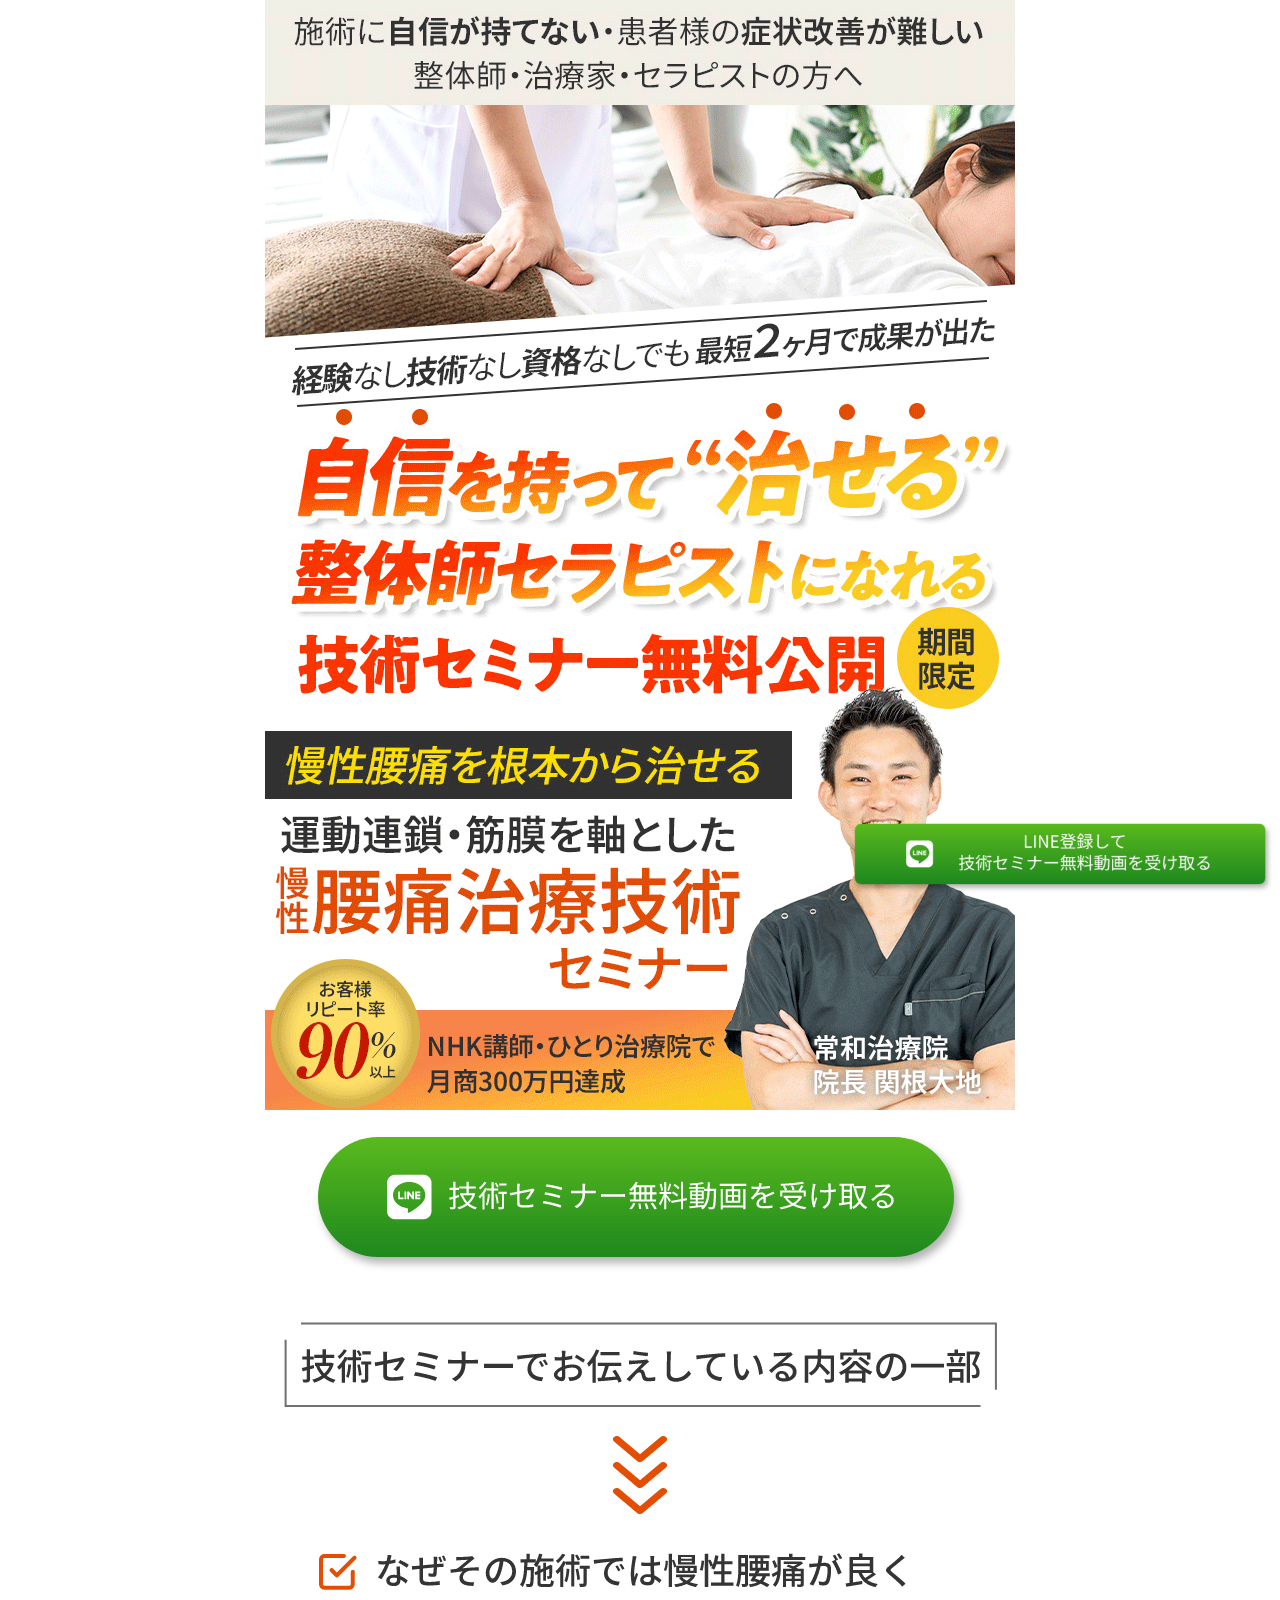
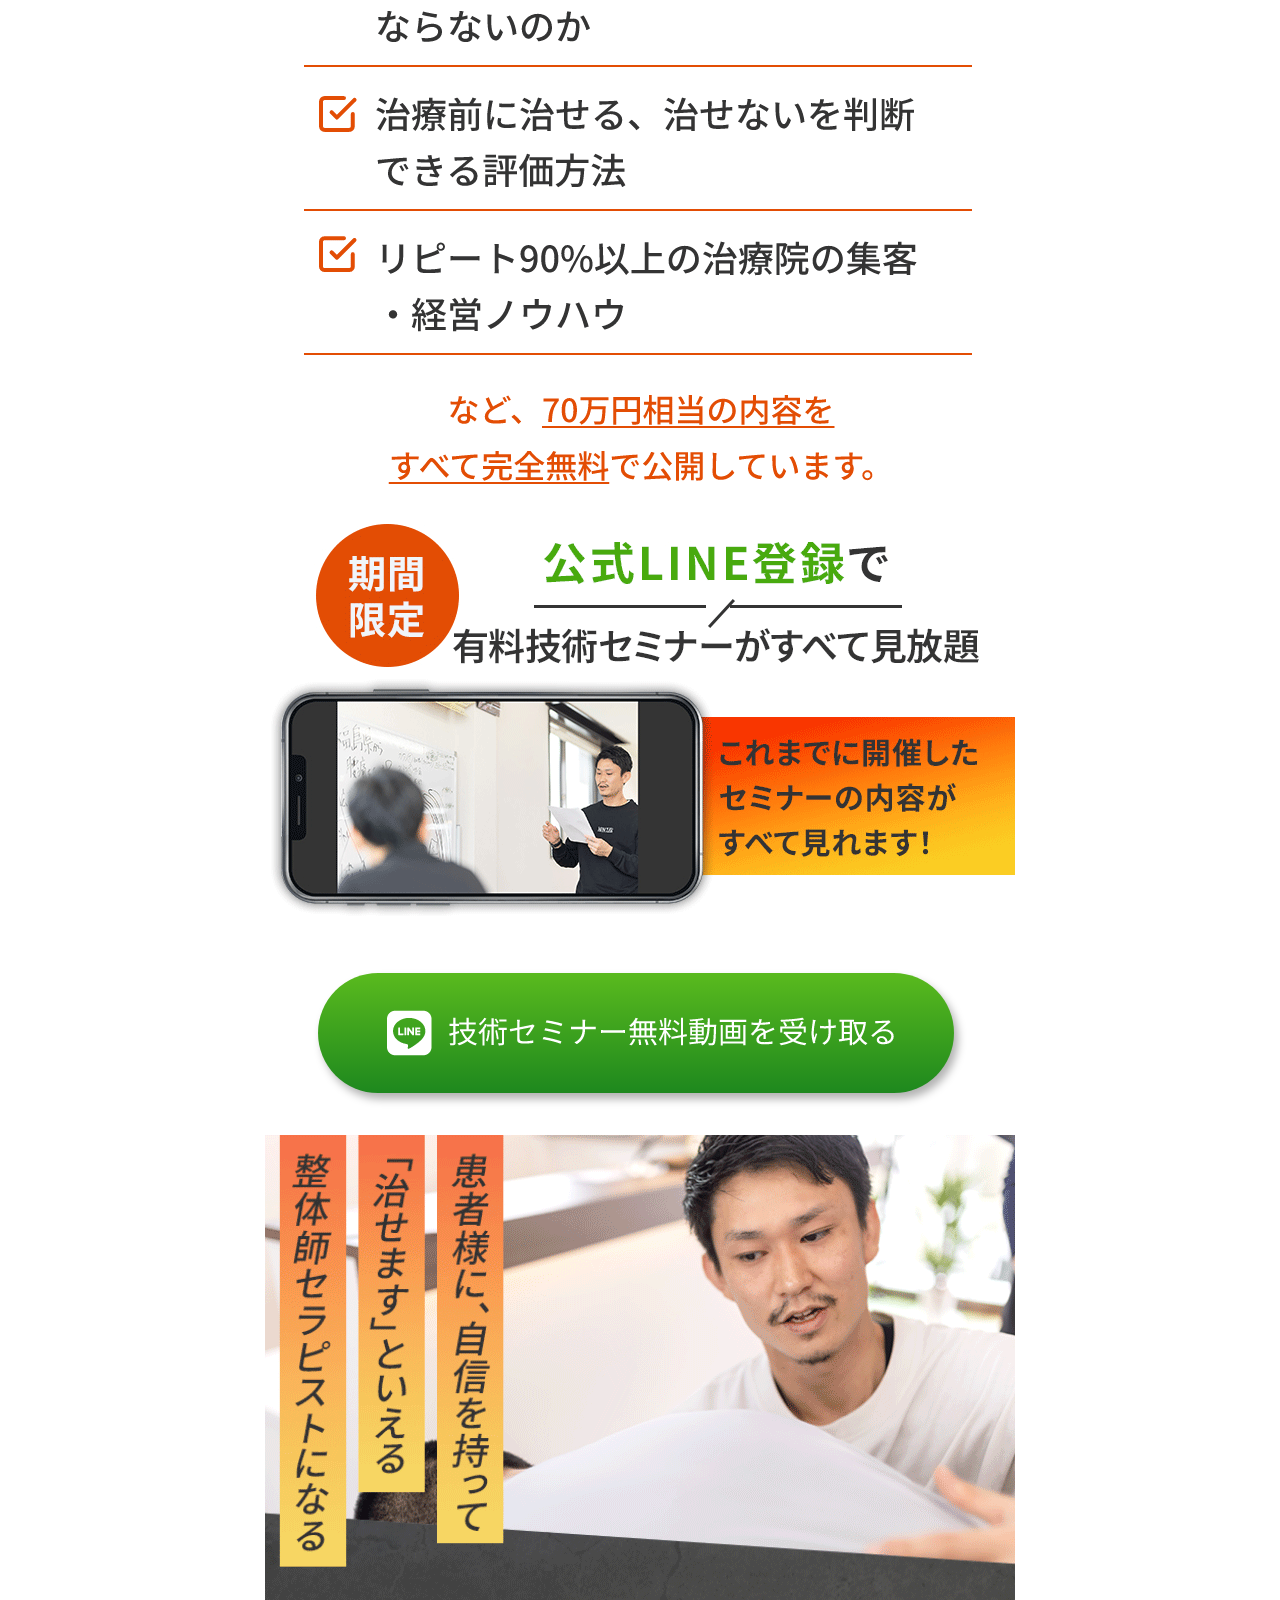
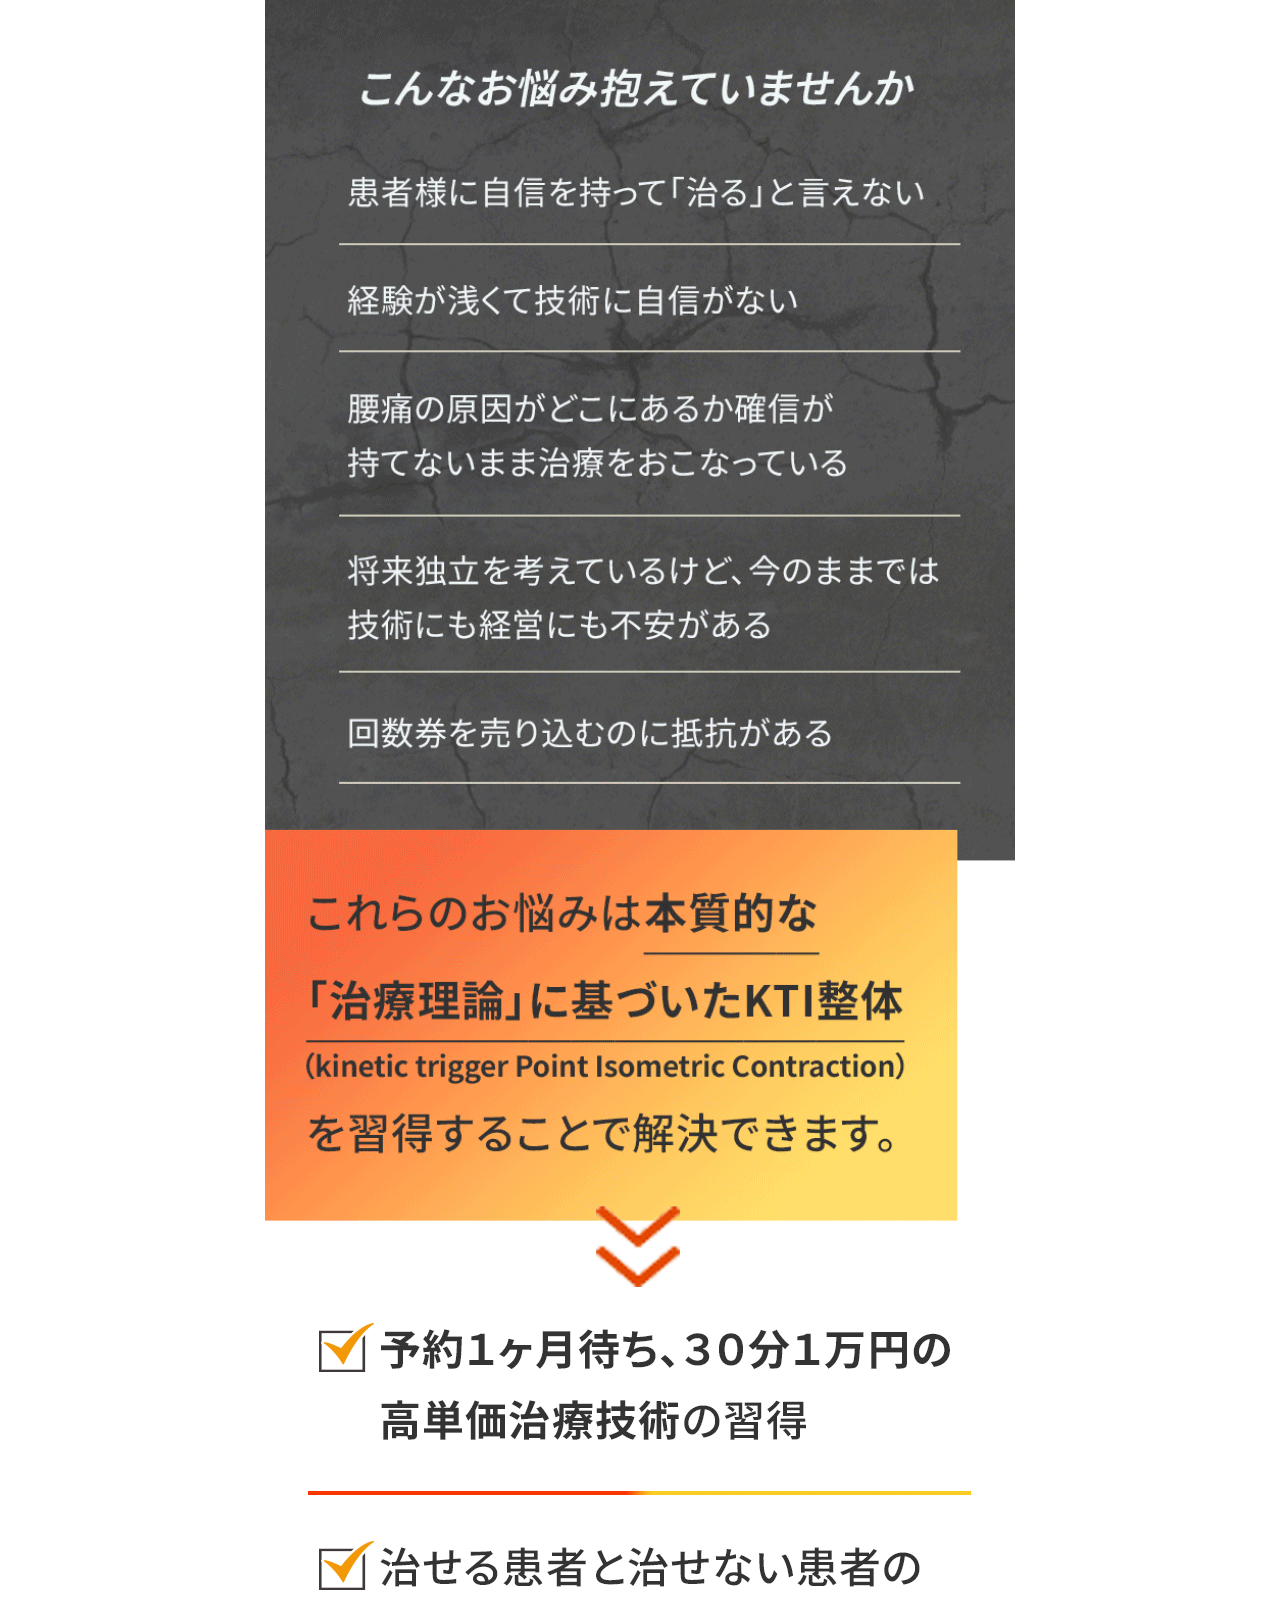
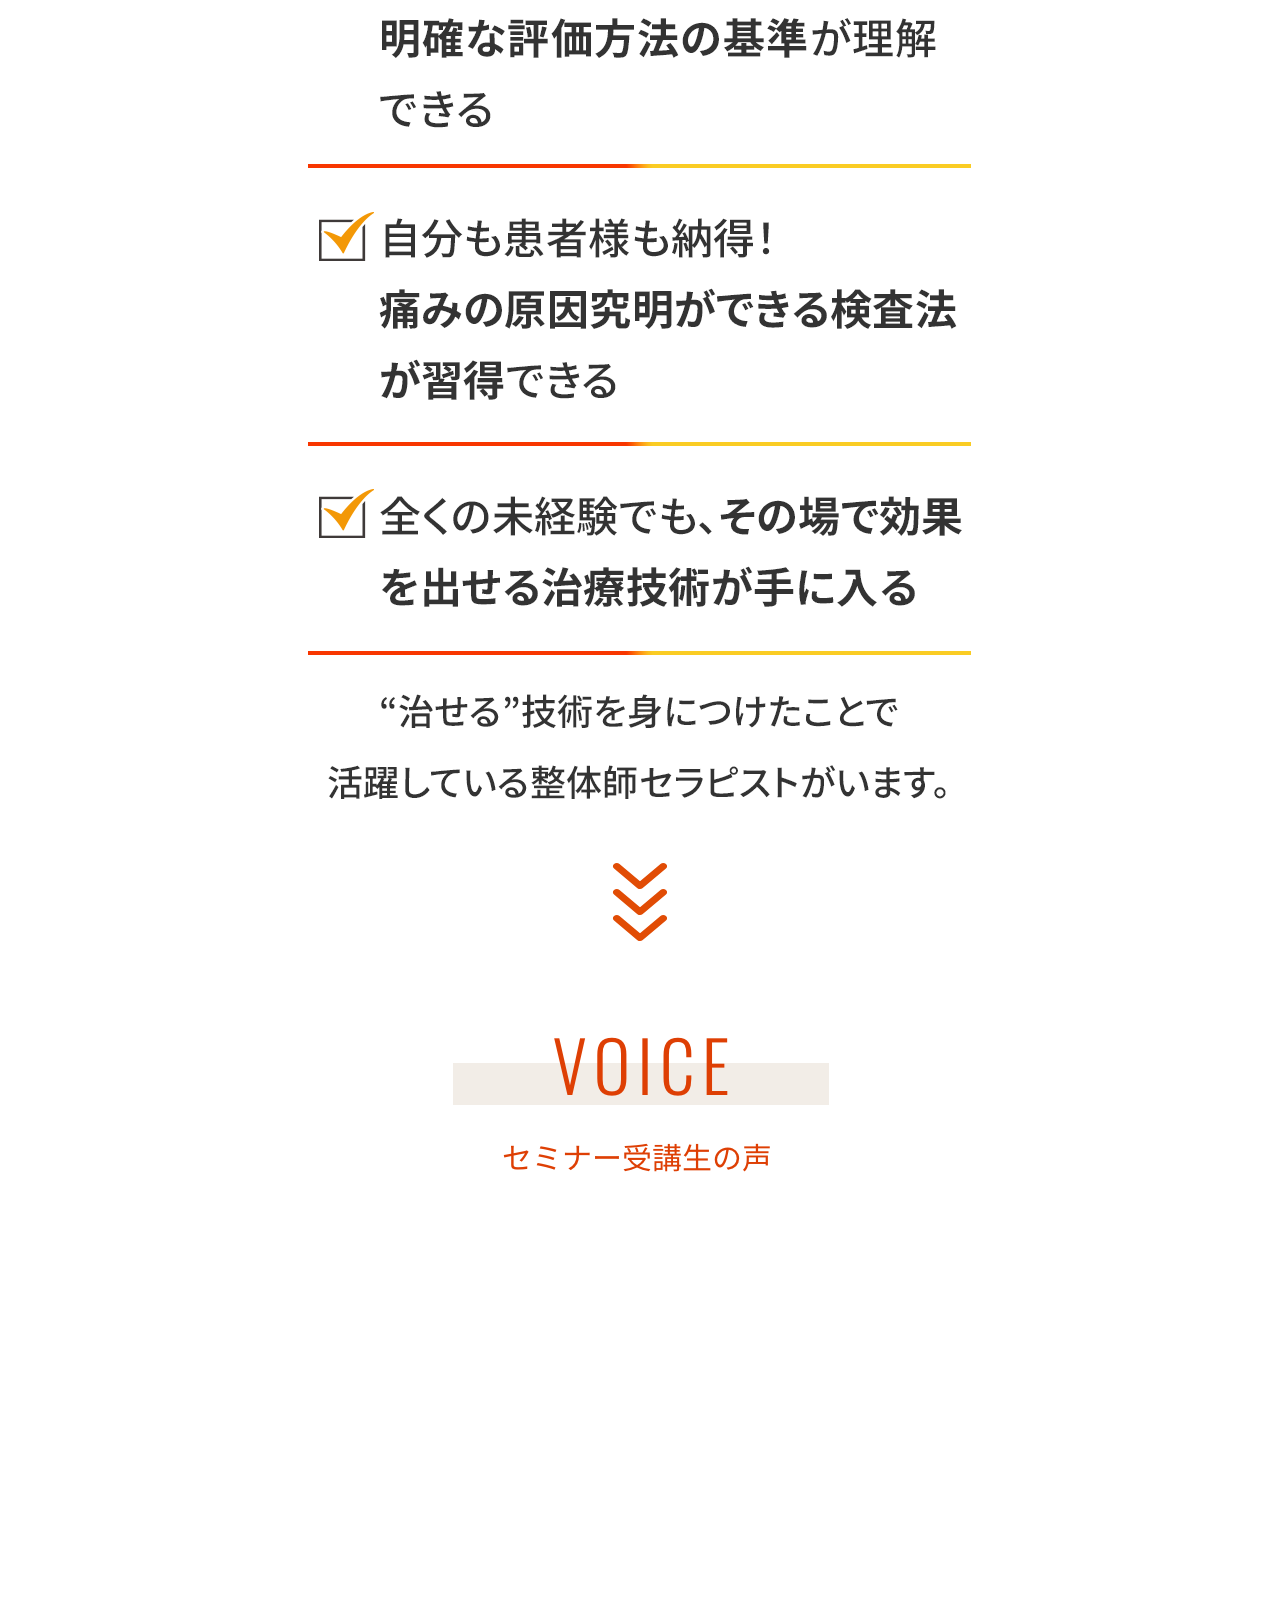
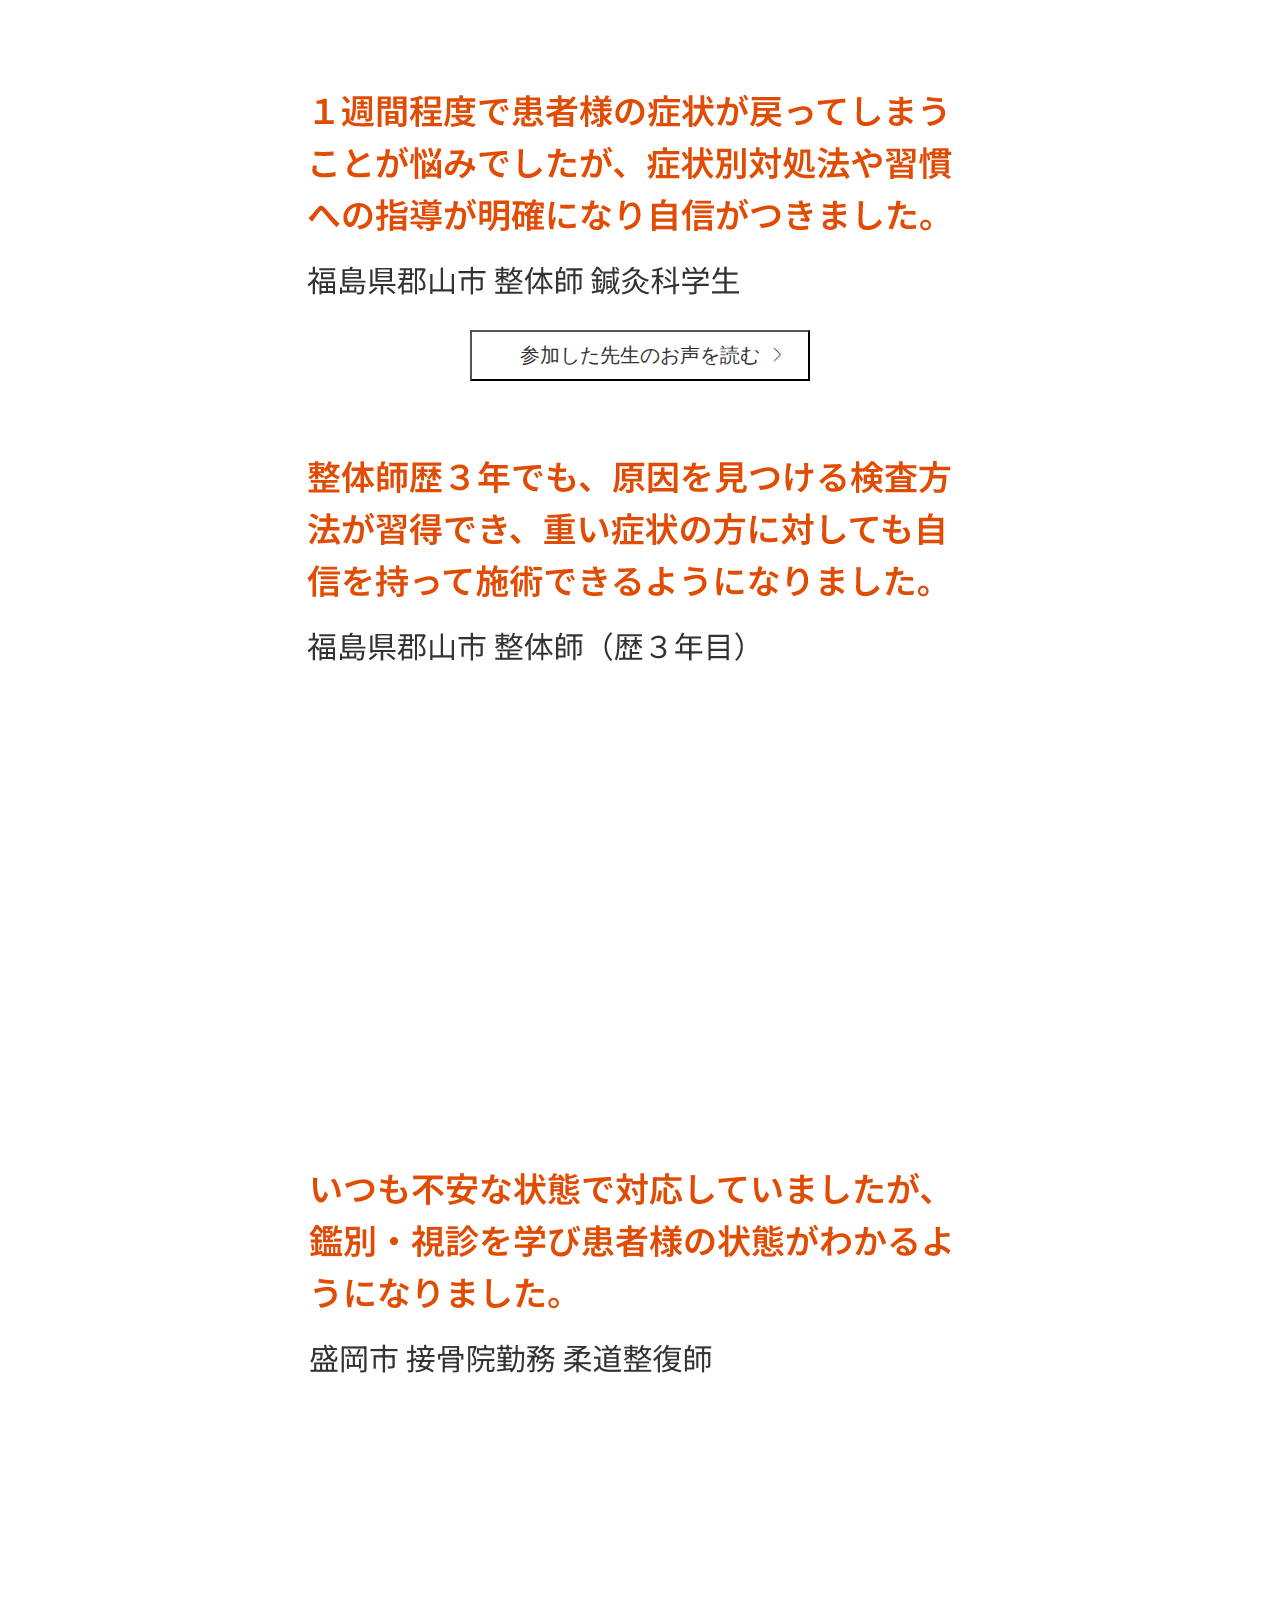
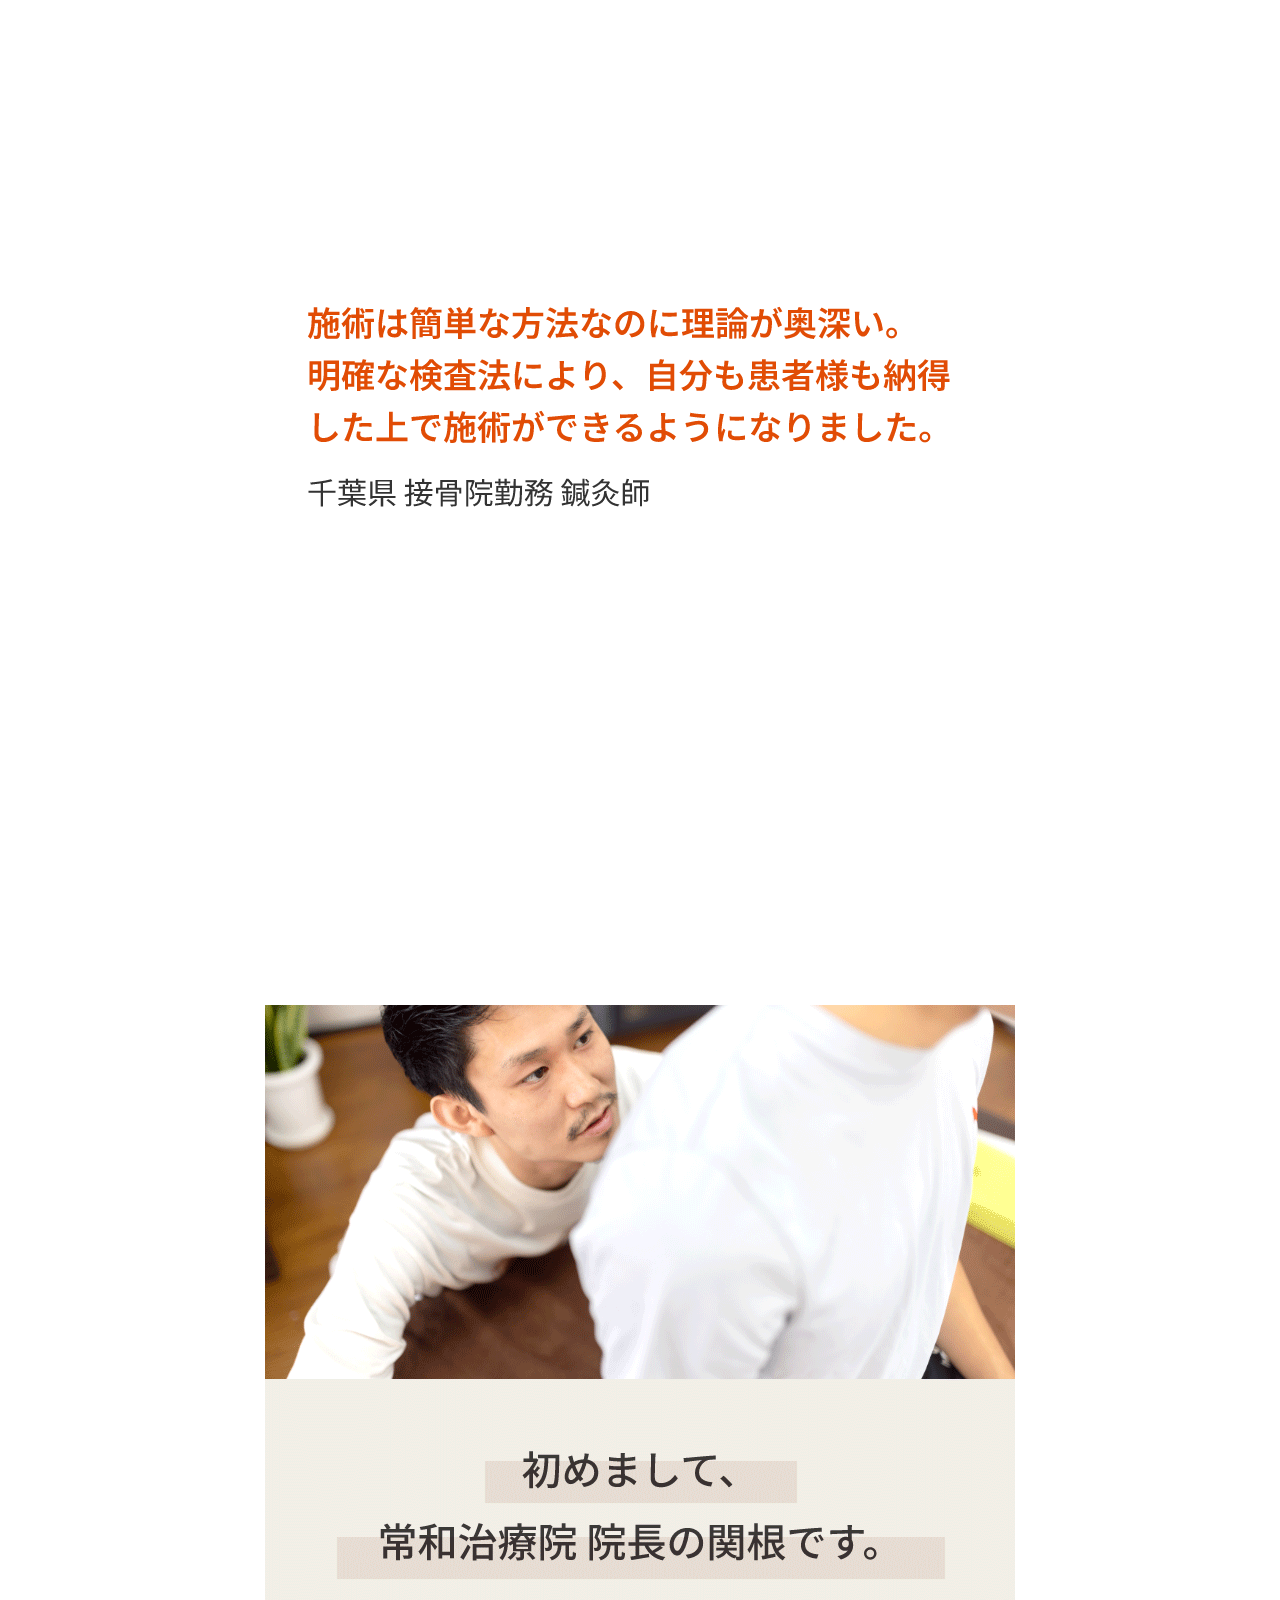
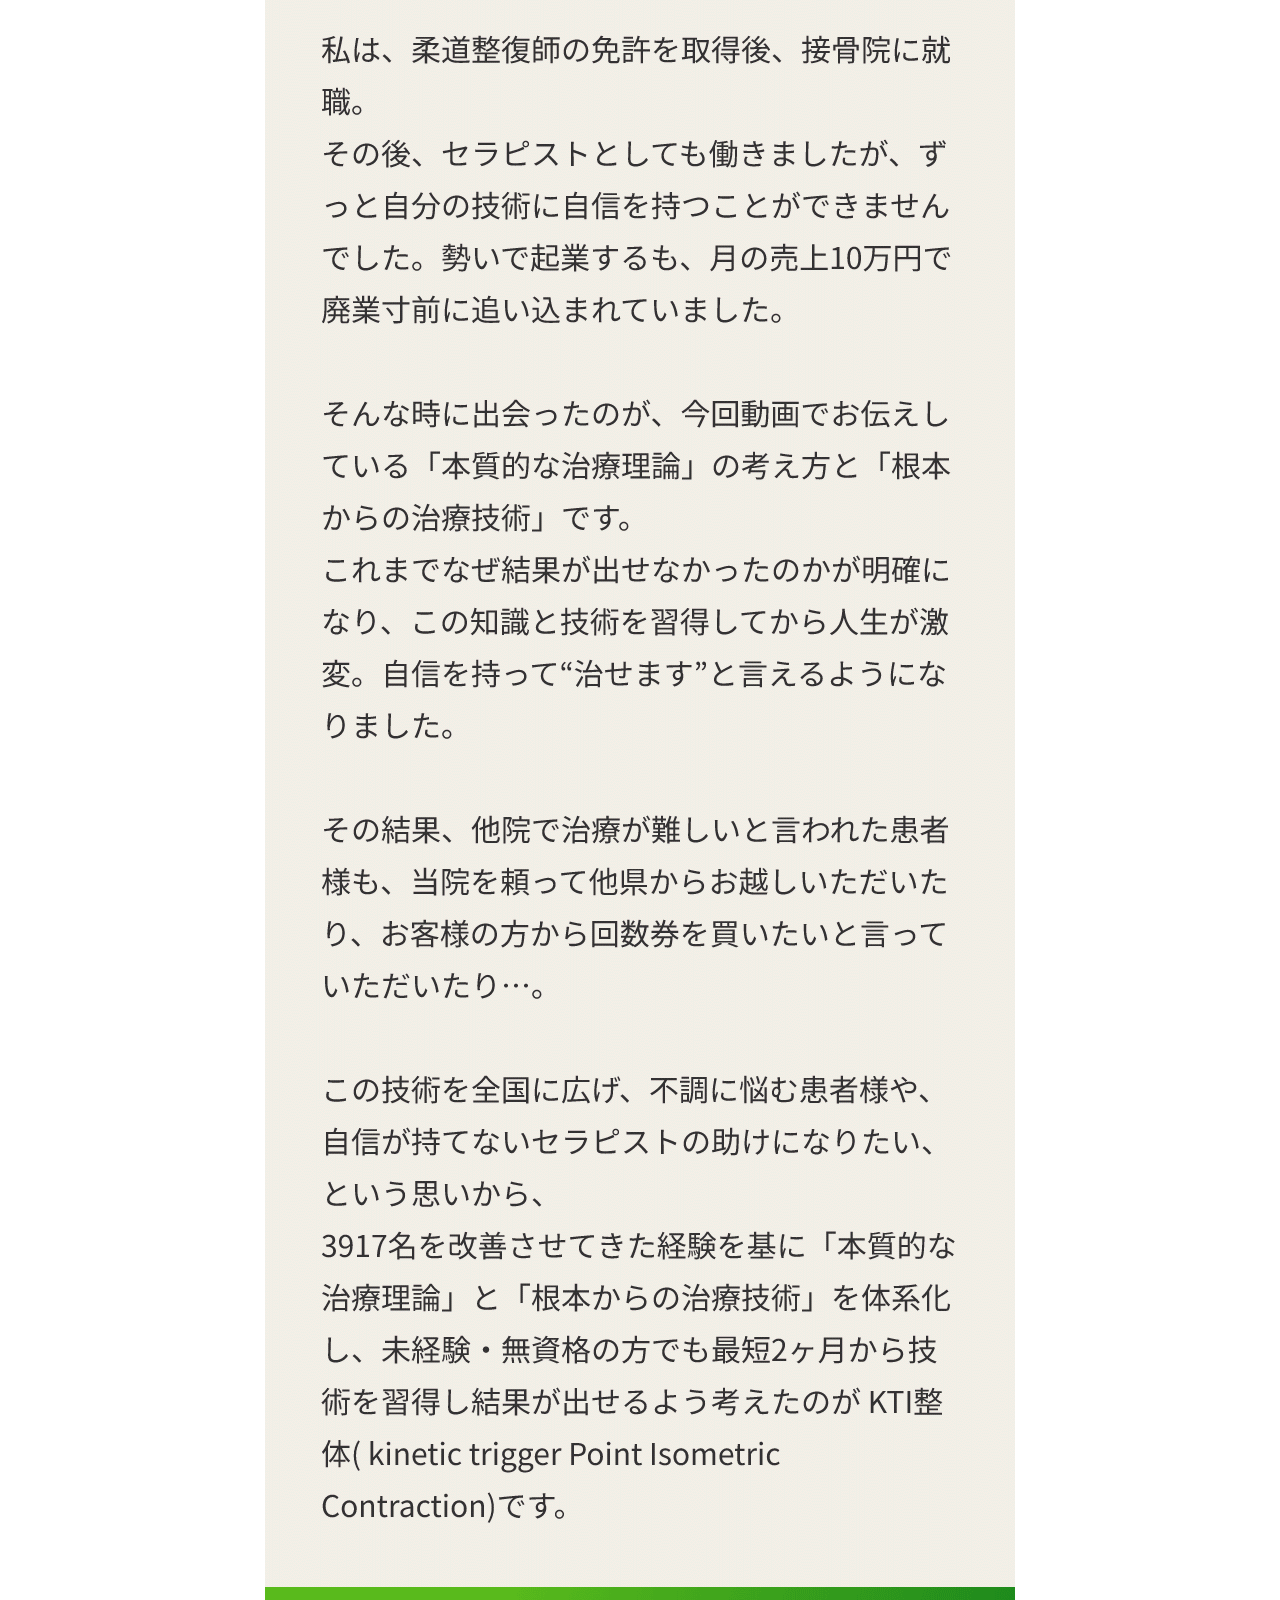
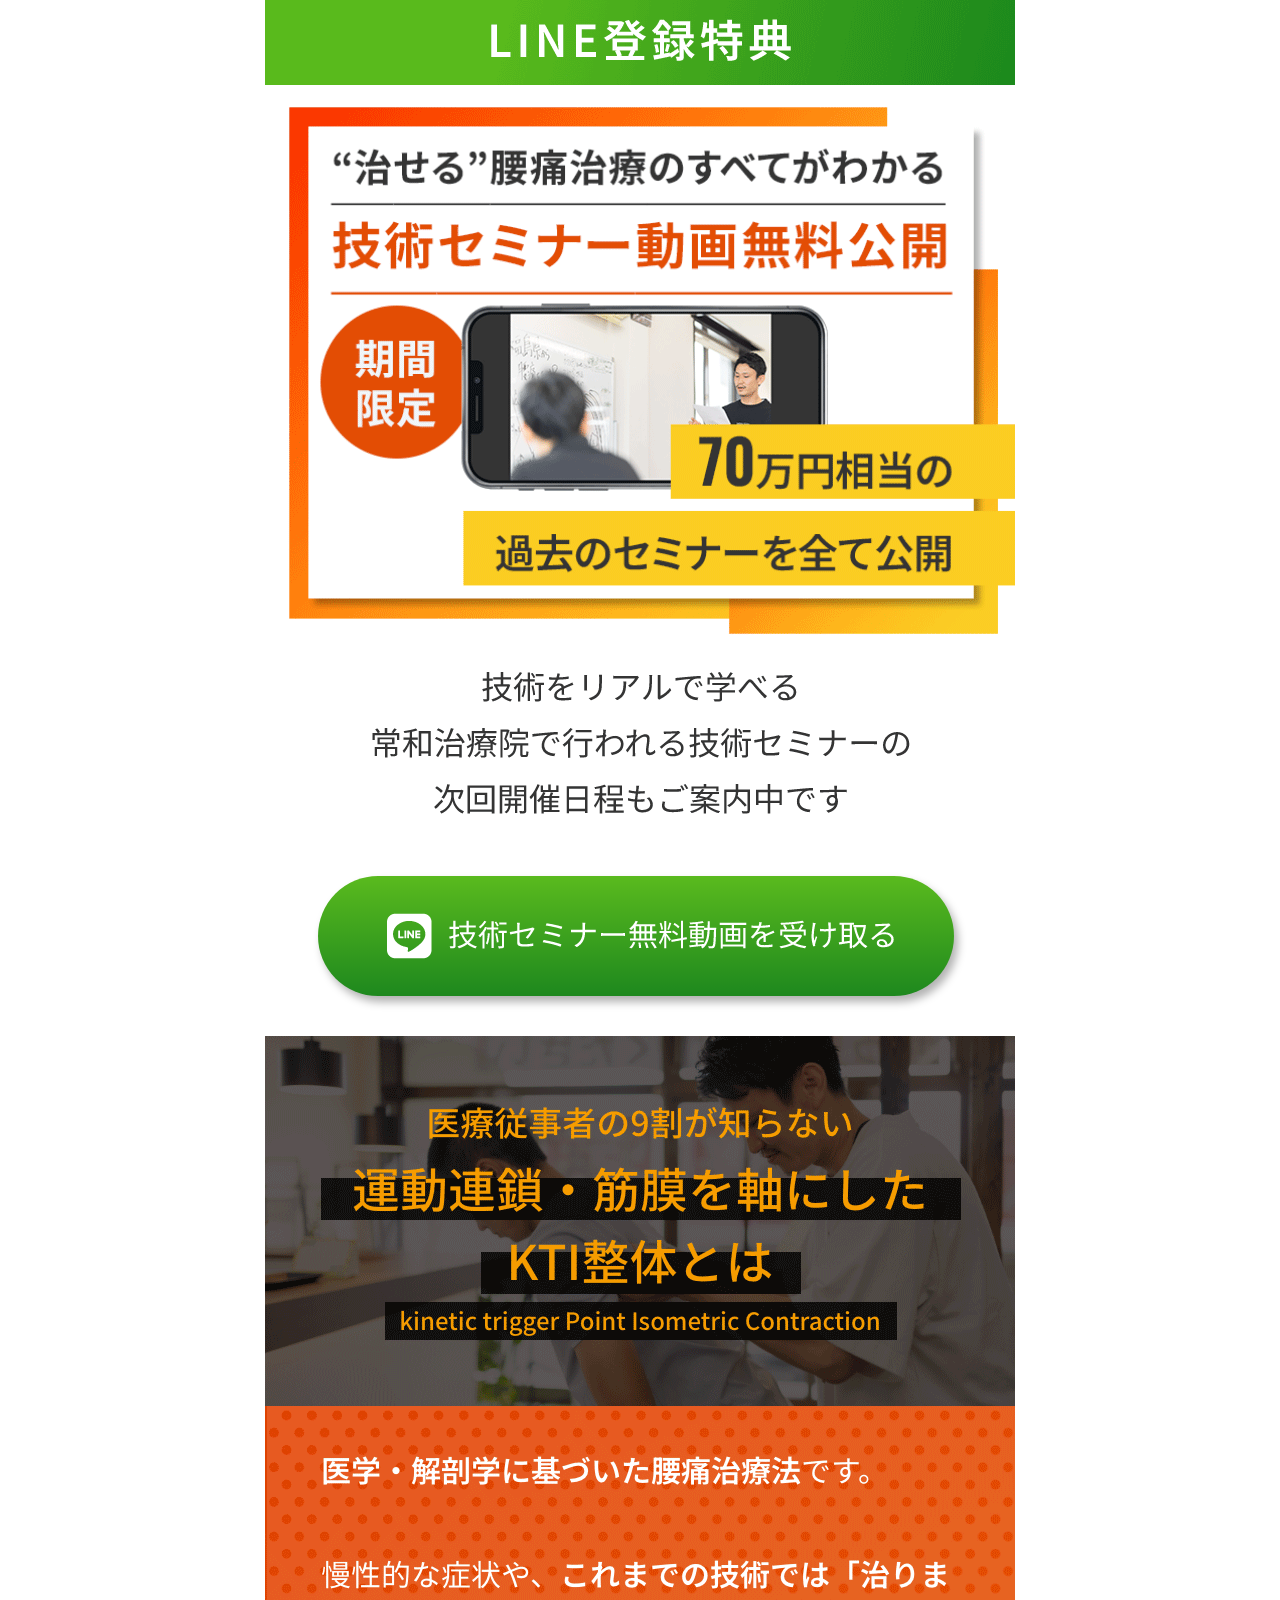
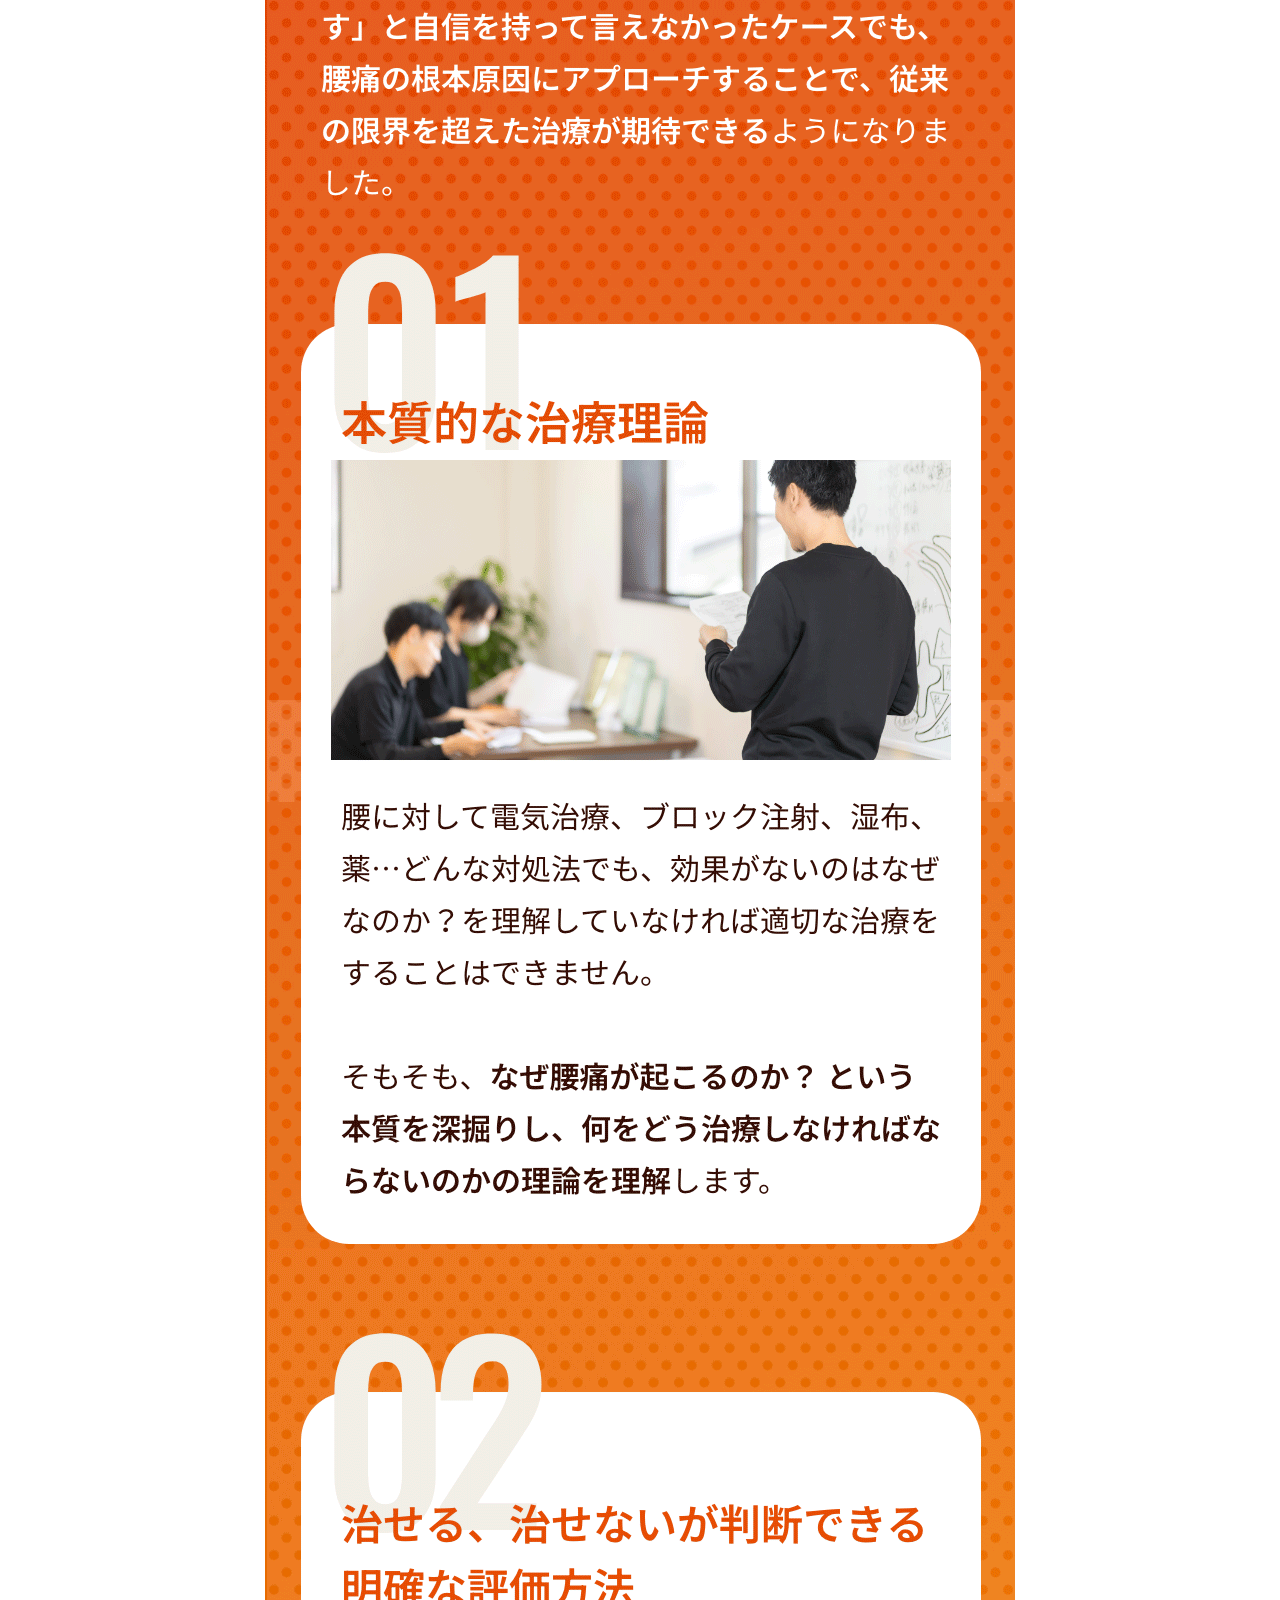
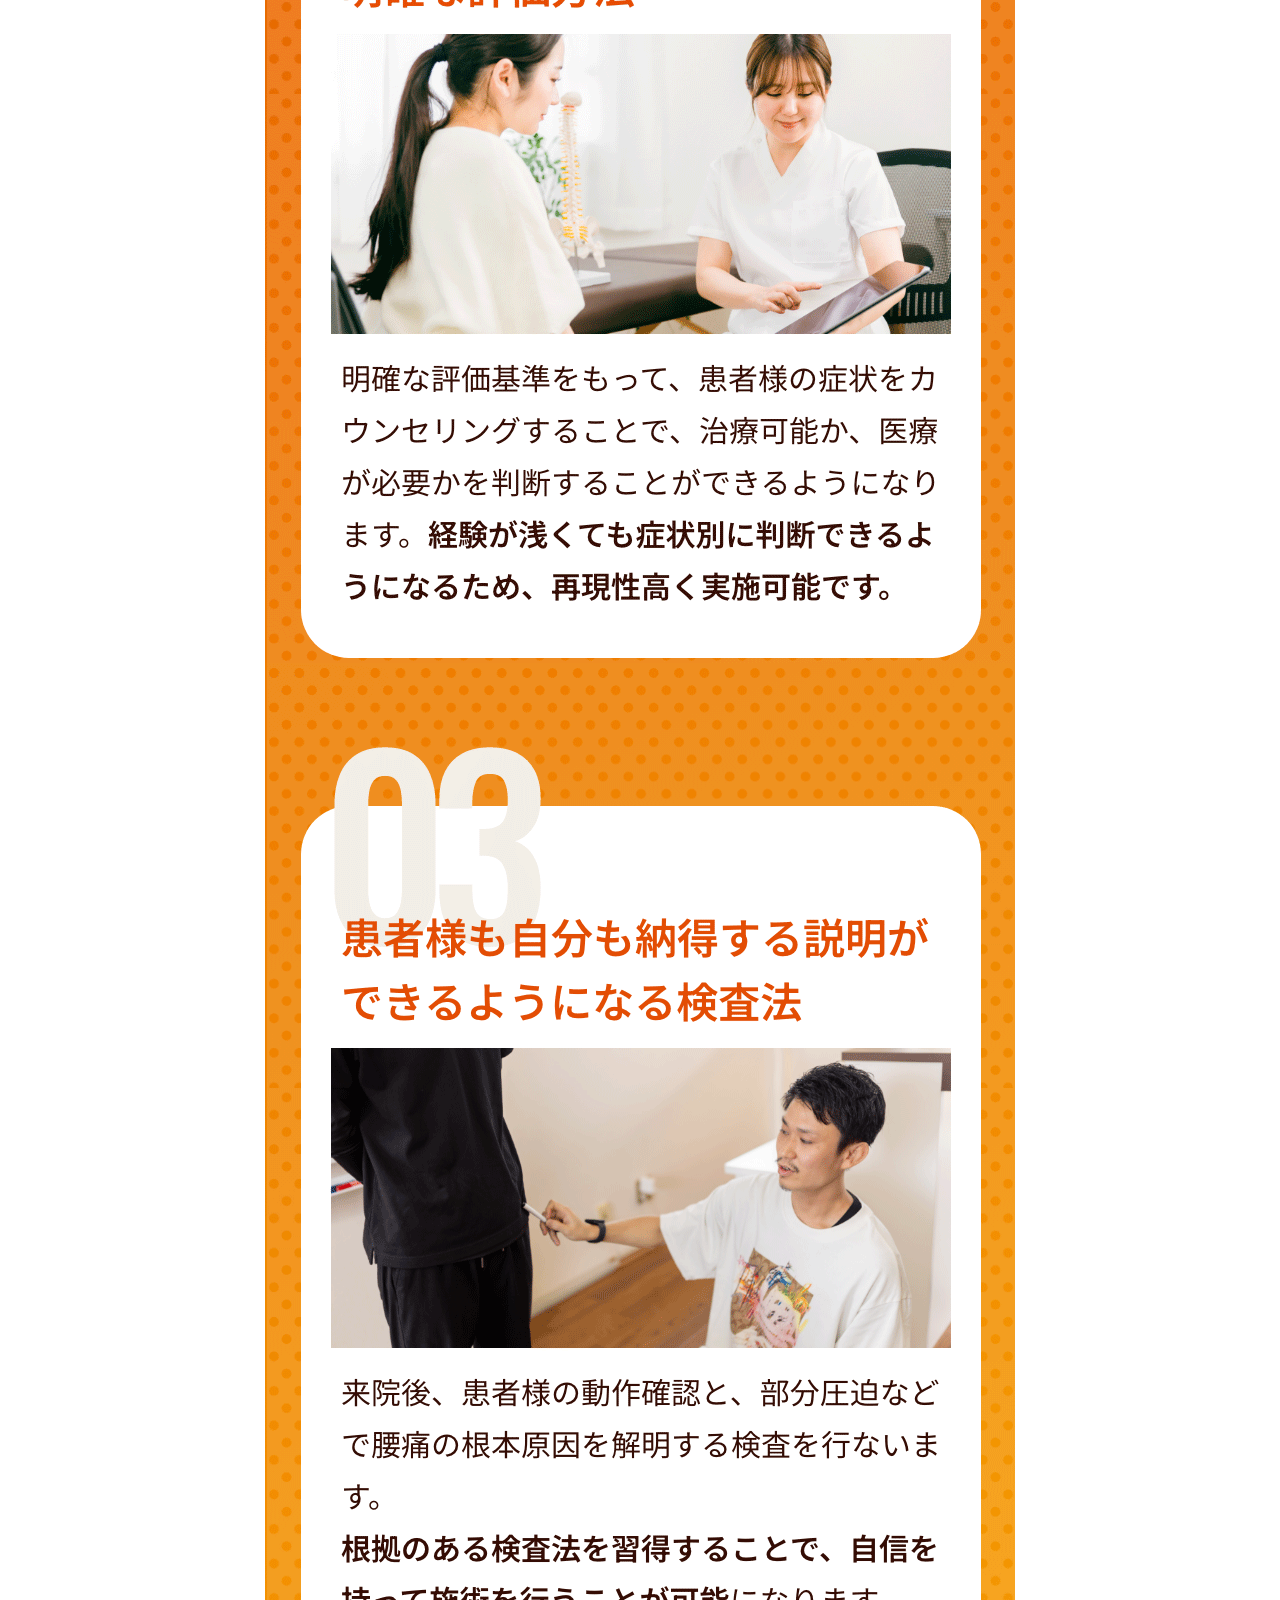
<file: index.html>
<!DOCTYPE html>
<html lang="ja">
  <head>
    <meta charset="utf-8" />
    <title>
      福島県郡山市
      腰痛治療専門常和治療院｜他では治らないと言われた腰痛を根本治療するための技術指導・セミナー
    </title>
    <meta name="description" content="" />
    <meta name="viewport" content="width=device-width, initial-scale=1.0" />
    <link href="css/normalize.css" rel="stylesheet" type="text/css" />
    <link href="css/style.css" rel="stylesheet" type="text/css" />
    <link href="css/accordion.css" rel="stylesheet" type="text/css" />
    <script src="https://code.jquery.com/jquery-3.6.0.min.js"></script>
    <!-- font -->
<!-- Google Fonts: Oswald -->
<link href="https://fonts.googleapis.com/css2?family=Oswald:wght@200;300;400;500;600;700&display=swap" rel="stylesheet">

  </head>

  <body>
    <div class="content">
      <div class="box1">
        <img src="images/lp-seminer01_01.png" alt="常和治療院セミナー" />
      </div>
      <div class="btn1">
        <p class="center">
          <a href="https://lin.ee/KZRG4hX" target="blank"
            ><img class="move" src="images/btn-line1.png" alt="予約ボタン"
          /></a>
        </p>
      </div>
      <div class="box2">
        <img src="images/lp-seminer01_03.png" alt="常和治療院セミナー" />
      </div>
      <div class="btn2">
        <p class="center">
          <a href="https://lin.ee/KZRG4hX" target="blank"
            ><img class="move" src="images/btn-line1.png" alt="予約ボタン"
          /></a>
        </p>
      </div>
      <div class="box3">
        <img src="images/lp-seminer01_05.png" alt="常和治療院セミナー" />
      </div>

      <div class="box4">
        <img src="images/kaiketu.png" alt="常和治療院セミナー" />
      </div>

      <div class="box5">
        <img src="images/lp-seminer01_07.png" alt="常和治療院セミナー" />
      </div>

      <div class="youtube_move">
        <iframe
          src="https://www.youtube.com/embed/nW2KZar2Hwc?si=hCpafKPEyn1R22un"
          title="YouTube video player"
          frameborder="0"
          allow="accelerometer; autoplay; clipboard-write; encrypted-media; gyroscope; picture-in-picture; web-share"
          referrerpolicy="strict-origin-when-cross-origin"
          allowfullscreen
        ></iframe>
      </div>
      <div class="youtube_voice1">
        <img src="images/youtube_voice1.png" alt="常和治療院セミナー" />
      </div>

      <button class="custom-button" id="toggleButton">
        <p>参加した先生のお声を読む</p>
      </button>
    
      <div class="accordion-container" id="accordionContent" style="display:none;">
        <div class="accordion-item">
          <button class="accordion">治療技術セミナーに参加される前のお悩みは?</button>
          <div class="panel">
            <p>もみほぐしやストレッチでその場で患者様の辛さが良くなるけど、戻ってしまっていた。</p>
          </div>
        </div>
        <div class="accordion-item">
          <button class="accordion">そのお悩みに対しての今までの対処法は?</button>
          <div class="panel">
            <p>少しでも戻りにくくなるようスタッフで練習したり、押す場所を細かく確認していました。トリガーポイントの筋肉の痛みの原因となるところを押してほぐしたり、オイルを使って筋膜リリースをしていました。</p>
          </div>
        </div>
        <div class="accordion-item">
          <button class="accordion">その結果悩みは解決されましたか?</button>
          <div class="panel">
            <p>だんだんと良くなる患者様もいましたが、その場では良くなるが時間が経つと戻ってしまう方のほうが多かったです。</p>
          </div>
        </div>
        <div class="accordion-item">
          <button class="accordion">当院の治療技術セミナーに参加された感想はいかがでしたか?</button>
          <div class="panel">
            <p>技術の内容がシンプルで、患者様の症状に合わせての施術が明確になり、自分でも納得しながらでき、お客様にも納得してもらえる内容でした。</p>
          </div>
        </div>
        <div class="accordion-item">
          <button class="accordion">治療技術セミナーに参加して一番印象に残ったことはありますか?</button>
          <div class="panel">
            <p>今までは最初の検査の際に、体を動かしてもらい辛い箇所を確認しているだけでしたが、検査をする時点で施術を取り入れたり、原因の箇所を、施術を始める前に伝えられることで、患者様に納得していただいた上で施術ができる方法を習得できました。</p>
          </div>
        </div>
        <div class="accordion-item">
          <button class="accordion"> 同じ悩みの先生にメッセージをお願いします。</button>
          <div class="panel">
            <p>先生の熱量や情報がすごくあり、自分の納得できる施術方法を学べると思います。</p>
          </div>
        </div>
      </div>

      <div class="youtube_voice2">
        <img src="images/youtube_voice2.png" alt="常和治療院セミナー" />
      </div>
      <div class="youtube_move">
        <iframe
          src="https://www.youtube.com/embed/AZHBD7zASbw?si=MLdtL5Z_YQ1DZHXO"
          title="YouTube video player"
          frameborder="0"
          allow="accelerometer; autoplay; clipboard-write; encrypted-media; gyroscope; picture-in-picture; web-share"
          referrerpolicy="strict-origin-when-cross-origin"
          allowfullscreen
        ></iframe>
      </div>
      <div class="youtube_voice3">
        <img src="images/youtube_voice3_1.png" alt="常和治療院セミナー" />
      </div>
      <div class="youtube_move">
        <iframe
          src="https://www.youtube.com/embed/f3IeJqkgwPM?si=M0cCZSvd-Na0sgRE"
          title="YouTube video player"
          frameborder="0"
          allow="accelerometer; autoplay; clipboard-write; encrypted-media; gyroscope; picture-in-picture; web-share"
          referrerpolicy="strict-origin-when-cross-origin"
          allowfullscreen
        ></iframe>
      </div>
      <div class="youtube_voice4">
        <img src="images/youtube_voice4.png" alt="常和治療院セミナー" />
      </div>
      <div class="youtube_move last">
        <iframe
          src="https://www.youtube.com/embed/xIcwKx71Zic?si=OB1WczkLxmmlMZ-L"
          title="YouTube video player"
          frameborder="0"
          allow="accelerometer; autoplay; clipboard-write; encrypted-media; gyroscope; picture-in-picture; web-share"
          referrerpolicy="strict-origin-when-cross-origin"
          allowfullscreen
        ></iframe>
      </div>
      <div class="box6">
        <img src="images/lp-seminer01_09.png" alt="常和治療院セミナー" />
      </div>
      <div class="box7">
        <img src="images/lp-seminer01_10.png" alt="常和治療院セミナー" />
      </div>
      <div class="btn3">
        <p class="center">
          <a href="https://lin.ee/KZRG4hX" target="blank"
            ><img class="move" src="images/btn-line1.png" alt="予約ボタン"
          /></a>
        </p>
      </div>
      <div class="box8">
        <img src="images/kti_01.png" alt="常和治療院セミナー" />
      </div>
      <div class="box9">
        <img src="images/kti_02.png" alt="常和治療院セミナー" />
      </div>
      <div class="box10">
        <img src="images/kti_03.png" alt="常和治療院セミナー" />
      </div>
      <div class="box11">
        <img src="images/kti_04.png" alt="常和治療院セミナー" />
      </div>
      <div class="box11">
        <img src="images/kti_05.png" alt="常和治療院セミナー" />
      </div>
      <div class="box12">
        <img src="images/lp-seminer01_16.png" alt="常和治療院セミナー" />
      </div>
      <div class="box13">
        <img src="images/reaseon_01.png" alt="常和治療院セミナー" />
      </div>
      <div class="box13-1">
        <img src="images/reaseon_02.png" alt="常和治療院セミナー" />
      </div>
      <div class="box14">
        <img src="images/reaseon_03.png" alt="常和治療院セミナー" />
      </div>
      <div class="box15">
        <img src="images/lp-seminer02_01.png" alt="常和治療院セミナー" />
      </div>
      <div class="btn4">
        <p class="center">
          <a href="https://lin.ee/KZRG4hX" target="blank"
            ><img class="move" src="images/btn-line1.png" alt="予約ボタン"
          /></a>
        </p>
      </div>
      <div class="box15">
        <img src="images/lp-seminer02_03.png" alt="常和治療院セミナー" />
      </div>
      <div class="box16">
        <img src="images/lp-seminer02_04.png" alt="常和治療院セミナー" />
      </div>
      <div class="box17">
        <img src="images/lp-seminer02_05.png" alt="常和治療院セミナー" />
      </div>
      <div class="btn5">
        <p class="center">
          <a href="https://lin.ee/KZRG4hX" target="blank"
            ><img class="move" src="images/btn-line1.png" alt="予約ボタン"
          /></a>
        </p>
      </div>
      <div class="box18">
        <img src="images/lp-seminer02_07.png" alt="常和治療院セミナー" />
      </div>
      <div class="box11">
        <img src="images/lp-seminer02_08.png" alt="常和治療院セミナー" />
      </div>
      <div class="tel_box">
        <div class="tel_btn">
          <a href="tel:0249830712"
            ><img src="images/jyouwa-recruit-tel_03.png"
          /></a>
        </div>
      </div>
      <div class="box12">
        <img src="images/lp-seminer02_09.png" alt="常和治療院セミナー" />
      </div>
      <div class="map">
        <iframe
          src="https://www.google.com/maps/embed?pb=!1m18!1m12!1m3!1d1569.1652985827368!2d140.3584549935982!3d37.38318763803652!2m3!1f0!2f0!3f0!3m2!1i1024!2i768!4f13.1!3m3!1m2!1s0x60206ca7c05cc965%3A0x4b1296cdb49e112f!2z5bi45ZKM5rK755mC6Zmi!5e0!3m2!1sja!2sjp!4v1733962034627!5m2!1sja!2sjp"
          width="600"
          height="450"
          style="border: 0"
          allowfullscreen=""
          loading="lazy"
          referrerpolicy="no-referrer-when-downgrade"
        ></iframe>
      </div>
      <div class="box13">
        <img src="images/lp-seminer02_10.png" alt="常和治療院セミナー" />
      </div>
      <div class="footer-p">
        <a href="https://koriyama-youtu-senmon.com/agreement/" target="blank"
          >免責事項</a
        >
        <p>　|　</p>
        <a
          href="https://koriyama-youtu-senmon.com/privacypolicy/"
          target="blank"
          >プライバシーポリシー</a
        >
      </div>
      <div class="fixed">
        <div class="btn_fix">
          <a href="https://lin.ee/KZRG4hX" target="blank">
            <img src="images/tuijyu-btn.png" alt="申し込みする" />
          </a>
        </div>
      </div>
      <footer>
        <div class="copy">
          <p>copyright&copy; 2019 常和治療院. All Right Reserved.</p>
        </div>
      </footer>
    </div>
    <script src="script.js"></script>
  </body>
</html>
</file>
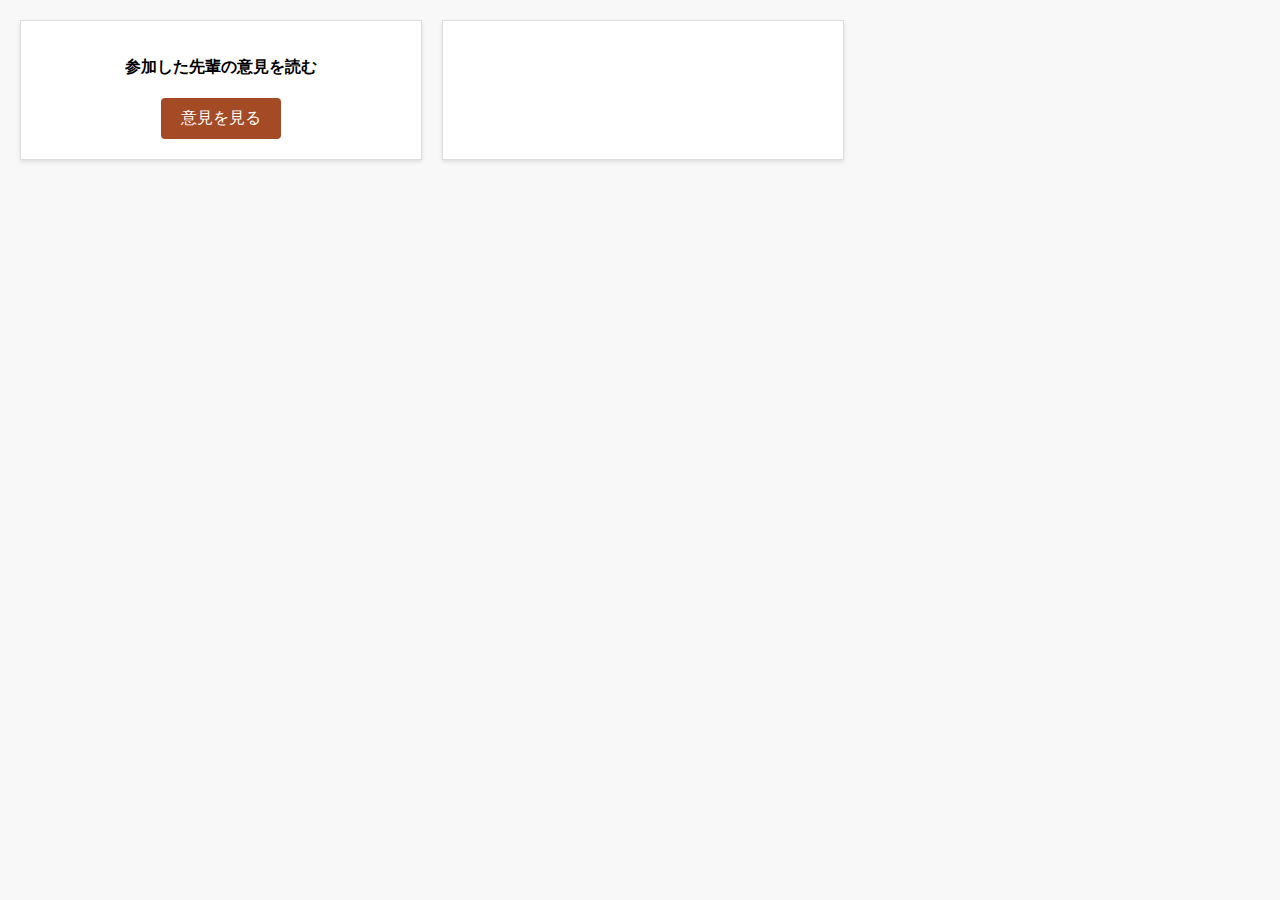
<file: test.html>
<!DOCTYPE html>
<html lang="ja">
<head>
  <meta charset="UTF-8">
  <meta name="viewport" content="width=device-width, initial-scale=1.0">
  <title>アコーディオン機能</title>
  <style>
    body {
      font-family: Arial, sans-serif;
      background-color: #f8f8f8;
      margin: 0;
      padding: 20px;
    }

    /* 全体のレイアウト */
    .accordion-container {
      display: flex;
      gap: 20px;
    }

    .left-box, .right-box {
      border: 1px solid #ddd;
      padding: 20px;
      width: 360px;
      background-color: #fff;
      box-shadow: 0 2px 4px rgba(0, 0, 0, 0.1);
    }

    /* 左側ボックス */
    .left-box {
      text-align: center;
    }

    .left-box p {
      font-size: 16px;
      font-weight: bold;
      margin-bottom: 20px;
    }

    .button {
      background-color: #a44b26; /* ボタンの色 */
      color: #fff;
      font-size: 16px;
      padding: 10px 20px;
      border: none;
      cursor: pointer;
      border-radius: 4px;
      transition: background-color 0.3s ease;
    }

    .button:hover {
      background-color: #80381f; /* ホバー時の色 */
    }

    /* 右側ボックス */
    .right-box {
      position: relative;
    }

    .accordion-content {
      display: none; /* 初期状態は非表示 */
      margin-top: 10px;
      padding: 10px;
      border-top: 1px solid #ddd;
      font-size: 14px;
      line-height: 1.8;
      color: #333;
    }

    .accordion-content.open {
      display: block; /* 開くと表示 */
    }

    .accordion-content p {
      margin: 10px 0;
    }

    .accordion-content p strong {
      font-weight: bold;
    }
  </style>
</head>
<body>
  <div class="accordion-container">
    <!-- 左側のボックス -->
    <div class="left-box">
      <p>参加した先輩の意見を読む</p>
      <button class="button" id="toggle-button">意見を見る</button>
    </div>

    <!-- 右側のボックス -->
    <div class="right-box">
      <div class="accordion-content" id="accordion">
        <p><strong>Q:</strong> このセミナーで一番役に立った部分は？</p>
        <p>セミナー全体を通じて構造的に学べた点が非常に有益でした。</p>

        <p><strong>Q:</strong> その成果は実際に役立ちましたか？</p>
        <p>非常に実務的で役に立つ内容が多く、理解を深める大きな助けとなりました。</p>

        <p><strong>Q:</strong> 最後にメッセージをお願いします。</p>
        <p>このセミナーを通じて新しい視点を得られました。参加して本当に良かったです。</p>
      </div>
    </div>
  </div>

  <script>
    // アコーディオンの開閉機能
    document.getElementById('toggle-button').addEventListener('click', function () {
      const accordion = document.getElementById('accordion');
      accordion.classList.toggle('open'); // openクラスの切り替え
    });
  </script>
</body>
</html>
</file>
<file: css/style.css>
@charset "utf-8";


html {
  font-size: 100%;
  width: 100%;
}

body {
  font-family: '小塚ゴシック Pro', "YuGothic", "Yu Gothic Medium", "游ゴシック Medium", "游ゴシック体", "ヒラギノ角ゴ Pro W3", sans-serif;
  font-size: 20px;
  margin: 0 auto;
  color: #333;
  color: #333333;
  width: 750px;
  max-width: 100%;
  line-height: 1.5;
  box-sizing: border-box;
}

* {
  box-sizing: border-box;
}

a {
  text-decoration: none;
  display: block;
  color: #333;
}

p {
  margin-top: 0px;
  margin-bottom: 0px;
}

div img {
  vertical-align: top;
}

.center {
  text-align: center !important;
}



.btn1 {
  width: 100%;
  margin: 0 auto;
  margin-top: 1em;
  margin-bottom: 1em;
}

.box8 img, .box9 img, .box10 img, .box11 img, .box12 img, .box13 img, .box13-1 img, .box14 img {
  display: block !important;
}

.btn2 {
  width: 100%;
  margin: 0 auto;
  padding-top: 1em;
  padding-bottom: 1em;
}

.btn2 img {
  margin: 0 auto;
}

.btn3 {
  width: 100%;
  margin: 0 auto;
  padding-top: 1em;
  padding-bottom: 1em;
}

.btn3 img {
  margin: 0 auto;
}

.btn4 {
  width: 100%;
  margin: 0 auto;
  padding-top: 1.5em;
  padding-bottom: 1.5em;
}

.btn4 img {
  margin: 0 auto;
}

.btn5 {
  width: 100%;
  margin: 0 auto;
  padding-top: 1em;
  padding-bottom: 1em;
}

.btn5 img {
  margin: 0 auto;
}

/* TEL */

.tel_btn img {
  width: 100%;
  margin: 0 auto;
  display: block;
}

/* 地図 */

iframe {
  display: block;
  margin: 0 auto;
  width: 90%;
  padding-top: 0;
  padding-bottom: 1em;
}


.map {
  text-align: center;
  padding-top: 1em;
  font-size: 1.4em;
  padding-bottom: 1em;
  letter-spacing: 0.1em;
  width: 90%;
  margin: 0 auto;
}

.box1 {
  position: relative;
}

/* 動画 */
.youtube_move iframe {
  width: 100%;
  height: auto;
  aspect-ratio: 16 / 9;
  padding: 0 10px;
}

.youtube_move {
  margin-bottom: 1em;
}

.youtube_move.last {
  margin-bottom: 3em;
}


/* ボタン動き */

.move {
  animation-name: btn_move;
  animation-timing-function: ease-in-out;
  animation-iteration-count: infinite;
  animation-direction: alternate;
  animation-duration: 1.5s;
}

@keyframes btn_move {
  0% {
    transform: translate(0, 0px);
  }

  100% {
    transform: translate(0, -15px)
  }
}


/* フッター */

.footer-p {
  display: flex;
  justify-content: center;
  margin-bottom: 2em;
  font-size: 20px;
}


footer {
  background-color: #de3f04;
  margin: 0 auto;
  text-align: center;
  line-height: 3;
}

footer p {
  margin-top: 0;
  margin-bottom: 0;
  color: #fff;
  font-size: 14px;
}

/* 追従ボタン */

.fixed {
  position: fixed;
  width: 100%;
  bottom: 0;
  right: 0;
  text-align: right;
}

.fixed .btn_fix {
  display: inline-block;
  width: 100%;
}

.btn_fix img {
  max-width: 425px;
}



@media print,
screen and (min-width: 768px) {
  body .fixed {
    bottom: 5px;
    right: 5px;
  }
}



/* レスポンシブデザイン */
@media screen and (max-width: 768px) {


  .content {
    max-width: 100%;
  }

  img {
    max-width: 100%;
    height: auto;
  }

  .top-btn {
    width: 35%;
  }


  .btn1 a {
    width: 91%;
    margin: 0 auto;
  }

  .btn2 a {
    width: 95%;
    margin: 0 auto;
  }

  .btn3 a {
    width: 95%;
    margin: 0 auto;
  }

  .btn4 a {
    width: 95%;
    margin: 0 auto;
  }

  .btn5 a {
    width: 95%;
    margin: 0 auto;
  }


  footer {
    max-width: 100%;
    font-size: 0.4rem;
    height: 100px;
  }


  iframe {
    display: block;
    margin: 0 auto;
    width: 90%;
    height: 300px;
  }

  .comment {
    font-size: 0.5em;
  }

  .map {
    padding-top: 0.5em;
    font-size: 16px;
    padding-bottom: 0;
    letter-spacing: 0.05em;
  }

  iframe {
    height: 280px;
    width: 95%;
  }

  .btn_fix img {
    width: 100%;
  }

  .footer-p {
    font-size: 13px;
  }

  .copy p {
    font-size: 0.7rem;
  }
}
</file>
<file: css/accordion.css>
@charset "UTF-8";
.custom-button {
  padding: 12px 0;
  font-size: 15px;
  background-color: #fff;
  color: #333333;
  display: block;
  margin: 20px auto 0;
  width: 340px;
}
@media (min-width: 769px) {
  .custom-button {
    font-size: 20px;
  }
}
.custom-button p {
  display: inline-block;
  position: relative;
}
.custom-button p:after {
  content: "";
  position: absolute;
  background: url(../images/arrow_01.png) no-repeat left/contain;
  width: 8px;
  height: 11px;
  display: block;
  right: -25px;
  top: 50%;
  -webkit-transform: translate(-50%, -50%);
  transform: translate(-50%, -50%);
}
@media (min-width: 769px) {
  .custom-button p:after {
    width: 11px;
    height: 15px;
    right: -30px;
  }
}

.accordion-container {
  margin-top: 20px;
}

.accordion {
  background-color: #F2EDE6;
  color: #444;
  cursor: pointer;
  padding: 10px 30px 10px 40px;
  width: 100%;
  text-align: left;
  border: none;
  outline: none;
  font-size: 15px;
  -webkit-transition: background-color 0.2s ease;
  transition: background-color 0.2s ease;
  border-radius: 5px;
  margin-bottom: 5px;
  position: relative;
  line-height: 1.7;
}
@media (min-width: 769px) {
  .accordion {
    font-size: 20px;
  }
}
.accordion:before {
  content: "Q.";
  position: absolute;
  left: 0;
  top: 50%;
  -webkit-transform: translate(10px, -50%);
          transform: translate(10px, -50%);
  font-family: "Oswald", serif;
  font-size: 20px;
  font-weight: normal;
}

.accordion:hover {
  background-color: #ddd;
}

.panel {
  /* display: none; */
  padding: 10px 20px 0;
  font-size: 15px;
}
@media (min-width: 769px) {
  .panel {
    font-size: 20px;
  }
}

.active {
  background-color: #360E06; /* クリック時に茶色になる */
  color: #fff;
}
.active p {
  display: inline-block;
  position: relative;
}
.active p:after {
  content: "";
  position: absolute;
  background: url(../images/arrow_01.svg) no-repeat left/contain;
  width: 8px;
  height: 11px;
  display: block;
  right: -25px;
  top: 50%;
  -webkit-transform: translate(-50%, -50%);
  transform: translate(-50%, -50%);
}
@media (min-width: 769px) {
  .active p:after {
    width: 11px;
    height: 15px;
    right: -30px;
  }
}

.accordion-container {
  padding: 0 15px;
  height: auto;
}

.accordion-item:nth-of-type(n+2) {
  padding-top: 15px;
}/*# sourceMappingURL=accordion.css.map */
</file>
